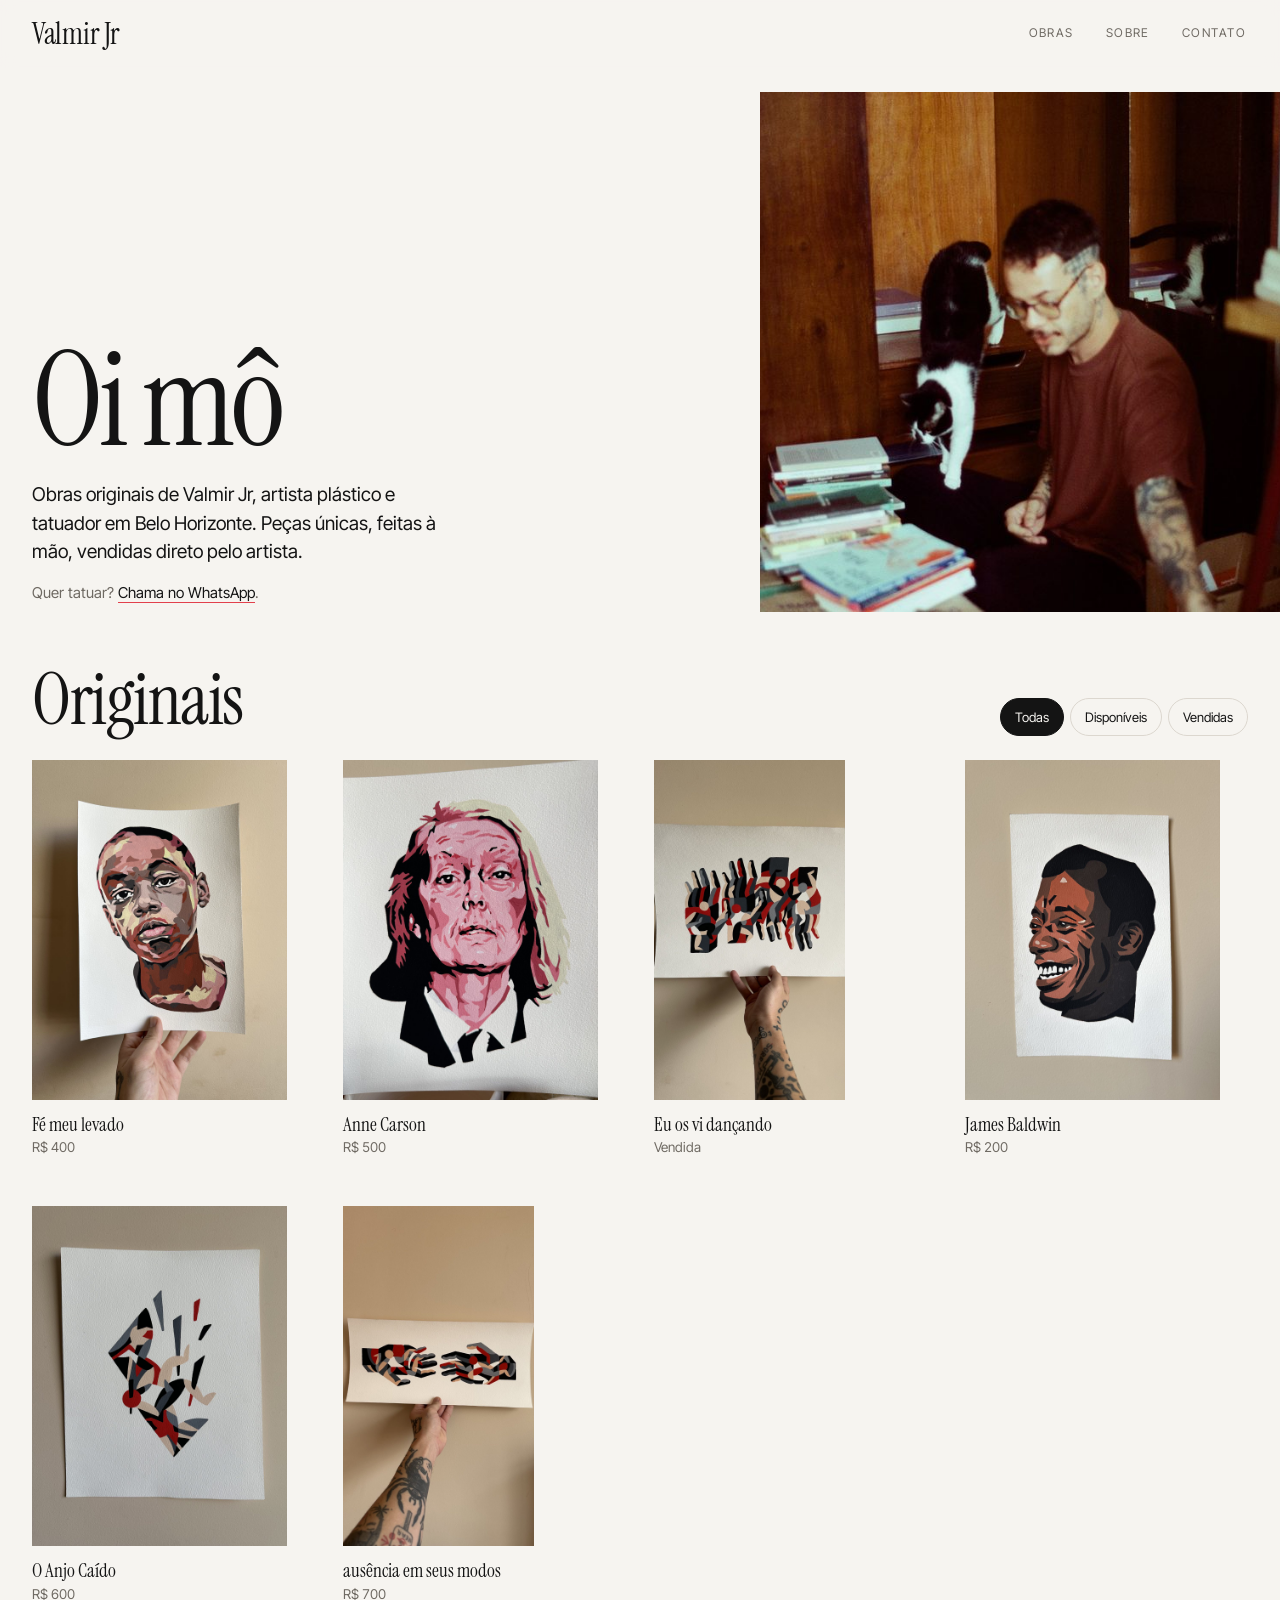
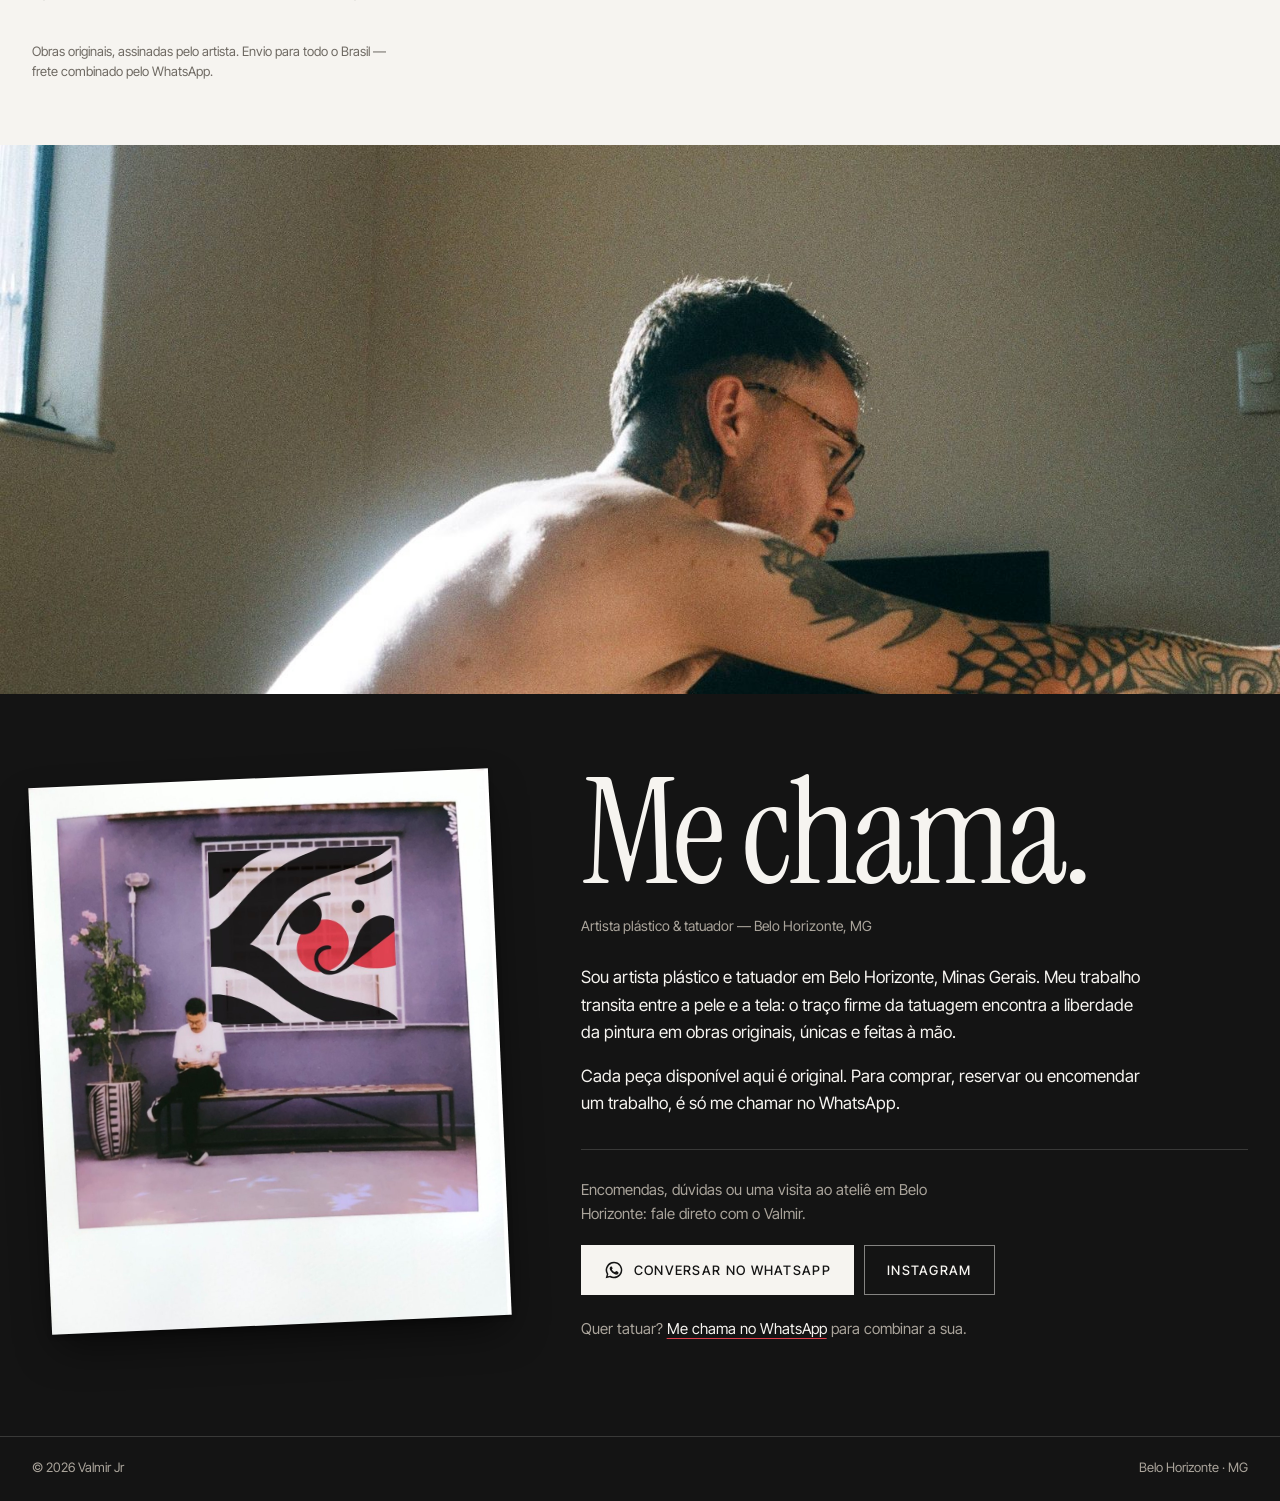
<file: index.html>
<!doctype html>
<html lang="pt-BR">
<head>
  <meta charset="utf-8">
  <meta name="viewport" content="width=device-width, initial-scale=1, viewport-fit=cover">
  <title>Valmir Jr — Obras originais</title>
  <meta name="description" content="Obras originais do artista plástico e tatuador Valmir Jr, de Belo Horizonte. Compre direto com o artista pelo WhatsApp.">
  <meta name="theme-color" content="#f6f4f0">
  <meta property="og:title" content="Valmir Jr — Obras originais">
  <meta property="og:description" content="Obras originais à venda. Compre direto com o artista pelo WhatsApp.">
  <meta property="og:type" content="website">
  <meta property="og:url" content="https://borocoshop.com/">
  <meta property="og:image" content="https://borocoshop.com/images/site/abertura.jpg">
  <meta property="og:image:alt" content="Valmir Jr no ateliê, entre livros, com um gato preto e branco">
  <meta property="og:locale" content="pt_BR">
  <meta name="twitter:card" content="summary_large_image">
  <link rel="icon" href="/images/site/favicon-32.png" type="image/png" sizes="32x32">
  <link rel="apple-touch-icon" href="/images/site/apple-touch-icon.png">
  <link rel="preconnect" href="https://fonts.googleapis.com">
  <link rel="preconnect" href="https://fonts.gstatic.com" crossorigin>
  <link href="https://fonts.googleapis.com/css2?family=Instrument+Serif:ital@0;1&family=Inter+Tight:wght@400;500;600&display=swap" rel="stylesheet">
  <link rel="stylesheet" href="/styles.css">
</head>
<body>
  <header class="topo">
    <a href="#" class="marca" data-nome>Valmir Jr</a>
    <nav class="nav" aria-label="Principal">
      <a href="#obras">Obras</a>
      <a href="#sobre">Sobre</a>
      <a href="#contato">Contato</a>
    </nav>
  </header>

  <main>
    <section class="abertura" aria-labelledby="abertura-titulo">
      <img class="abertura-arte" src="/images/site/abertura.jpg" srcset="/images/site/abertura-900.jpg 900w, /images/site/abertura.jpg 1600w" sizes="(min-width: 960px) 42vw, 100vw" width="1600" height="1061" alt="Valmir Jr no ateliê, entre pilhas de livros, com um gato preto e branco descendo da estante" fetchpriority="high">
      <div class="abertura-texto">
        <h1 class="abertura-titulo" id="abertura-titulo">Oi mô</h1>
        <p class="abertura-lede">Obras originais de <span data-nome>Valmir Jr</span>, artista plástico e tatuador em Belo Horizonte. Peças únicas, feitas à mão, vendidas direto pelo artista.</p>
        <p class="tatuar" data-tatuar hidden>Quer tatuar? <a data-wpp-tatuagem target="_blank" rel="noopener">Chama no WhatsApp</a>.</p>
      </div>
    </section>

    <section id="obras" class="obras" aria-labelledby="obras-titulo">
      <div class="obras-cab">
        <h2 class="titulo" id="obras-titulo">Originais</h2>
        <div class="filtros" role="group" aria-label="Filtrar obras">
          <button type="button" class="filtro ativo" data-filtro="todas" aria-pressed="true">Todas</button>
          <button type="button" class="filtro" data-filtro="disponivel" aria-pressed="false">Disponíveis</button>
          <button type="button" class="filtro" data-filtro="vendida" aria-pressed="false">Vendidas</button>
        </div>
      </div>
      <p class="sr-only" id="contagem" role="status"></p>
      <ul class="grade" id="grade" aria-busy="true">
        <li class="card esqueleto" aria-hidden="true"><div class="card-img"></div></li>
        <li class="card esqueleto" aria-hidden="true"><div class="card-img"></div></li>
        <li class="card esqueleto" aria-hidden="true"><div class="card-img"></div></li>
        <li class="card esqueleto" aria-hidden="true"><div class="card-img"></div></li>
      </ul>
      <div class="vazio" id="vazio" hidden>
        <p id="vazio-texto"></p>
        <button type="button" class="botao botao-linha" id="tentar" hidden>Tentar de novo</button>
      </div>
      <noscript><p class="aviso">Para ver as obras, ative o JavaScript do navegador ou chame o Valmir no Instagram: @valmirjrrr.</p><style>.grade, .filtros { display: none; }</style></noscript>
      <p class="aviso" data-aviso></p>
    </section>

    <section id="sobre" class="fecho" aria-labelledby="fecho-titulo">
      <img class="fecho-arte" src="/images/site/fecho.jpg" srcset="/images/site/fecho-900.jpg 900w, /images/site/fecho.jpg 1600w" sizes="100vw" width="1600" height="1061" alt="" loading="lazy">
      <div class="fecho-grade">
        <figure class="fecho-foto" hidden><img data-foto alt="Valmir Jr sentado num banco diante de um mural seu, em polaroid" loading="lazy" width="1100" height="1308"></figure>
        <div class="fecho-texto">
          <h2 class="fecho-titulo" id="fecho-titulo">Me chama.</h2>
          <p class="fecho-sub" data-subtitulo></p>
          <div class="bio" data-bio></div>
          <div class="contato" id="contato">
            <p>Encomendas, dúvidas ou uma visita ao ateliê em Belo Horizonte: fale direto com o Valmir.</p>
            <div class="contato-links">
              <a class="botao botao-wpp" data-wpp-geral target="_blank" rel="noopener" hidden>
                <svg aria-hidden="true" viewBox="0 0 24 24"><path fill="currentColor" d="M12 2a10 10 0 0 0-8.6 15.1L2 22l5-1.3A10 10 0 1 0 12 2Zm0 18.2a8.2 8.2 0 0 1-4.2-1.2l-.3-.2-3 .8.8-2.9-.2-.3A8.2 8.2 0 1 1 12 20.2Zm4.5-6.1c-.2-.1-1.5-.7-1.7-.8-.2-.1-.4-.1-.6.1l-.8 1c-.1.2-.3.2-.5.1a6.7 6.7 0 0 1-3.3-2.9c-.3-.4.2-.4.7-1.3.1-.2 0-.3 0-.4l-.8-1.8c-.2-.5-.4-.4-.6-.4h-.5a1 1 0 0 0-.7.3 3 3 0 0 0-.9 2.2 5.2 5.2 0 0 0 1.1 2.7 11.8 11.8 0 0 0 4.5 4c1.7.7 2.3.8 3.2.6.5-.1 1.5-.6 1.7-1.2.2-.6.2-1.1.2-1.2l-.5-.3Z"/></svg>
                Conversar no WhatsApp
              </a>
              <a class="botao botao-linha" data-insta target="_blank" rel="noopener" hidden>Instagram</a>
            </div>
            <p class="tatuar" data-tatuar hidden>Quer tatuar? <a data-wpp-tatuagem target="_blank" rel="noopener">Me chama no WhatsApp</a> para combinar a sua.</p>
          </div>
        </div>
      </div>
      <footer class="rodape">
        <span>© <span data-ano></span> <span data-nome>Valmir Jr</span></span>
        <span>Belo Horizonte · MG</span>
      </footer>
    </section>
  </main>

  <!-- Detalhe da obra -->
  <dialog class="detalhe" id="detalhe" aria-labelledby="detalhe-titulo">
    <button class="fechar" data-fechar aria-label="Fechar">
      <svg viewBox="0 0 24 24" aria-hidden="true"><path d="M5 5l14 14M19 5L5 19" stroke="currentColor" stroke-width="1.6"/></svg>
    </button>
    <div class="detalhe-corpo">
      <div class="galeria-quadro">
        <div class="galeria" id="galeria" tabindex="-1"></div>
        <button type="button" class="seta seta-ant" data-seta="-1" aria-label="Imagem anterior" hidden>
          <svg viewBox="0 0 24 24" aria-hidden="true"><path d="M15 5l-7 7 7 7" fill="none" stroke="currentColor" stroke-width="1.6"/></svg>
        </button>
        <button type="button" class="seta seta-prox" data-seta="1" aria-label="Próxima imagem" hidden>
          <svg viewBox="0 0 24 24" aria-hidden="true"><path d="M9 5l7 7-7 7" fill="none" stroke="currentColor" stroke-width="1.6"/></svg>
        </button>
      </div>
      <div class="pontos" id="pontos"></div>
      <div class="detalhe-info">
        <h2 id="detalhe-titulo" class="detalhe-titulo"></h2>
        <dl class="ficha" id="ficha"></dl>
        <p class="detalhe-desc" id="detalhe-desc"></p>
        <p class="detalhe-situacao" id="detalhe-situacao" hidden></p>
        <ul class="como-comprar" id="como-comprar" aria-label="Como funciona a compra"></ul>
        <div class="compra">
          <p class="compra-preco"><span id="detalhe-preco"></span><span class="compra-status" id="compra-status"></span></p>
          <a class="botao botao-wpp" id="comprar" target="_blank" rel="noopener"></a>
        </div>
      </div>
    </div>
  </dialog>

  <script src="/app.js" defer></script>
</body>
</html>
</file>
<file: styles.css>
:root {
  --fundo: #f6f4f0;
  --papel: #ffffff;
  --tinta: #141414;
  --suave: #6f6a63;
  --linha: #dcd7cf;
  --wpp: #1f7a4d;
  --vermelho: #e2404c;    /* o vermelho do mural; só aparece dentro do traço dele */
  --suave-escuro: #aaa49b; /* texto secundário sobre a tinta (≈7:1) */
  --ease-saida: cubic-bezier(.16, 1, .3, 1);
  --serif: "Instrument Serif", Georgia, "Times New Roman", serif;
  --sans: "Inter Tight", system-ui, -apple-system, "Segoe UI", sans-serif;
  --gutter: 16px;
  --topo: 56px;
}

*, *::before, *::after { box-sizing: border-box; }
html { scroll-behavior: smooth; scroll-padding-top: var(--topo); -webkit-text-size-adjust: 100%; }
body {
  margin: 0;
  background: var(--fundo);
  color: var(--tinta);
  font: 400 15px/1.55 var(--sans);
  -webkit-font-smoothing: antialiased;
  padding-left: env(safe-area-inset-left);
  padding-right: env(safe-area-inset-right);
}
[hidden] { display: none !important; }
img { display: block; max-width: 100%; height: auto; }
a { color: inherit; }
button { font: inherit; color: inherit; }
.sr-only {
  position: absolute; width: 1px; height: 1px; padding: 0; margin: -1px;
  overflow: hidden; clip: rect(0 0 0 0); white-space: nowrap; border: 0;
}
a, button { -webkit-tap-highlight-color: transparent; touch-action: manipulation; }
body.travado { overflow: hidden; }
::selection { background: var(--vermelho); color: #fff; }
:focus-visible { outline: 2px solid var(--tinta); outline-offset: 3px; }
.fecho :focus-visible { outline-color: var(--fundo); }
.vazio a:focus-visible, .tatuar a:focus-visible { outline-offset: 2px; }

/* Topo */
.topo {
  position: sticky; top: 0; z-index: 10;
  height: calc(var(--topo) + env(safe-area-inset-top));
  display: flex; align-items: center; justify-content: space-between; gap: 12px;
  padding: 0 var(--gutter);
  padding-top: env(safe-area-inset-top);
  background: color-mix(in srgb, var(--fundo) 92%, transparent);
  backdrop-filter: blur(8px);
  border-bottom: 1px solid transparent;
  transition: border-color .2s;
}
.topo.rolou { border-bottom-color: var(--linha); }
.marca { font: 400 26px/1 var(--serif); text-decoration: none; letter-spacing: -.01em; }
.nav { display: flex; gap: 18px; }
.nav a {
  font-size: 12px; text-transform: uppercase; letter-spacing: .12em;
  text-decoration: none; color: var(--suave);
  display: inline-flex; align-items: center; min-height: 44px; padding: 0 2px;
}
.nav a:hover, .nav a:focus-visible { color: var(--tinta); }

.titulo { font: 400 clamp(40px, 11vw, 72px)/1 var(--serif); margin: 0; letter-spacing: -.02em; }

/* Obras */
.obras { padding: 28px var(--gutter) 40px; }
.obras-cab { display: flex; flex-direction: column; gap: 18px; margin-bottom: 24px; }
.filtros { display: flex; gap: 6px; overflow-x: auto; scrollbar-width: none; }
.filtros::-webkit-scrollbar { display: none; }
.filtro {
  border: 1px solid var(--linha); background: transparent; border-radius: 999px;
  padding: 8px 14px; font-size: 13px; cursor: pointer; white-space: nowrap; min-height: 36px;
}
@media (pointer: coarse) { .filtro { min-height: 44px; padding-inline: 16px; } }
.filtro.ativo { background: var(--tinta); border-color: var(--tinta); color: var(--fundo); }

.grade {
  list-style: none; margin: 0; padding: 0;
  display: grid; grid-template-columns: repeat(2, minmax(0, 1fr)); gap: 28px 12px;
}
.card { cursor: pointer; }
/* Cards entram juntos (legenda e imagem). Escalonamento de 40 ms só na primeira carga (--i vem do JS). */
.card:not(.esqueleto) {
  transition: opacity 220ms var(--ease-saida);
  transition-delay: calc(min(var(--i, 0), 6) * 40ms);
}
@starting-style { .card:not(.esqueleto) { opacity: 0; } }
.card button { all: unset; display: block; width: 100%; cursor: pointer; }
.card button:focus-visible { outline: 2px solid var(--tinta); outline-offset: 4px; }
/* Cada obra aparece inteira, na proporção real, apoiada numa linha comum
   (como quadros pendurados na mesma altura), com a legenda alinhada logo abaixo. */
.card-img {
  aspect-ratio: 5 / 6;
  display: flex; align-items: flex-end; justify-content: flex-start;
}
.card-img img {
  width: auto; height: auto; max-width: 100%; max-height: 100%;
  opacity: 0; transition: opacity 300ms var(--ease-saida);
}
.card-img img.carregou { opacity: 1; }
.card-nome { margin: 14px 0 2px; font: 400 19px/1.15 var(--serif); }
.card-meta { margin: 0; font-size: 13.5px; color: var(--suave); font-variant-numeric: tabular-nums; }
@media (hover: hover) {
  .card-nome { text-decoration: underline transparent 1px; text-underline-offset: 4px; transition: text-decoration-color .2s; }
  .card:hover .card-nome { text-decoration-color: currentColor; }
}

.vazio { color: var(--suave); max-width: 46ch; }
.vazio p { margin: 0; }
.vazio .botao { margin-top: 20px; }
.botao:disabled { opacity: .55; cursor: progress; }
.card.esqueleto .card-img { position: relative; background: #e9e5de; }
.card.esqueleto .card-img::after {
  content: ""; position: absolute; inset: 0;
  background: #f0ece6; opacity: 0;
  animation: pulsa 1.4s ease-in-out infinite alternate;
}
@keyframes pulsa { to { opacity: 1; } }
.card.sem-foto .card-img { background: #e9e5de; }
.card.sem-foto .card-img img { visibility: hidden; }
.card-nome, .detalhe-titulo { overflow-wrap: anywhere; }
.vazio a { color: var(--tinta); text-underline-offset: 3px; }
.aviso { margin: 36px 0 0; font-size: 13px; color: var(--suave); max-width: 46ch; }

/* Abertura: foto do Valmir no ateliê */
.abertura {
  display: grid;
  padding: 0 0 8px;
}
.abertura-arte {
  display: block; width: 100%; aspect-ratio: 3 / 2; height: auto; object-fit: cover; object-position: 55% 40%;
  animation: pincelada 1.3s var(--ease-saida) .1s both;
}
@keyframes pincelada { from { clip-path: inset(0 100% 0 0); } to { clip-path: inset(0 0 0 0); } }
.abertura-texto { padding: 28px var(--gutter) 0; }
.abertura-titulo {
  margin: 0; font: 400 clamp(54px, 15.5vw, 132px)/.92 var(--serif); letter-spacing: -.03em;
  text-wrap: balance;
}
.abertura-lede { margin: 20px 0 0; font-size: 17px; line-height: 1.5; max-width: 38ch; }
.tatuar { margin: 14px 0 0; font-size: 15px; color: var(--suave); }
.tatuar a {
  color: var(--tinta); text-decoration-thickness: 1px; text-underline-offset: 4px;
  text-decoration-color: var(--vermelho);
}

/* Fecho: foto do Valmir abrindo a parte escura */
.fecho {
  background: var(--tinta); color: var(--fundo);
  padding-bottom: env(safe-area-inset-bottom);
  margin-top: 24px;
  overflow: hidden;
}
.fecho-arte { display: block; width: 100%; aspect-ratio: 3 / 2; height: auto; object-fit: cover; object-position: 55% 50%; }
.fecho-grade { display: grid; gap: 40px; padding: 40px var(--gutter) 64px; }
.fecho-foto { margin: 0; justify-self: center; width: min(78%, 420px); rotate: -2.5deg; }
.fecho-foto img { width: 100%; height: auto; box-shadow: 0 2px 4px rgba(0,0,0,.35), 0 18px 40px -8px rgba(0,0,0,.6); }
.fecho-titulo { margin: 0; font: 400 clamp(60px, 17vw, 148px)/.9 var(--serif); letter-spacing: -.03em; }
.fecho-sub { margin: 16px 0 28px; font-size: 14px; color: var(--suave-escuro); }
.bio p { margin: 0 0 1em; font-size: 17px; line-height: 1.6; max-width: 56ch; }
.contato { margin-top: 32px; padding-top: 28px; border-top: 1px solid rgba(246, 244, 240, .16); }
.contato > p:first-child { color: var(--suave-escuro); margin: 0 0 20px; max-width: 46ch; }
.contato-links { display: flex; flex-direction: column; gap: 10px; }
.fecho .botao-wpp { background: var(--fundo); color: var(--tinta); border-color: var(--fundo); }
.fecho .botao-linha { border-color: rgba(246, 244, 240, .5); color: var(--fundo); }
@media (hover: hover) {
  .fecho .botao-wpp:hover { background: #fff; border-color: #fff; }
  .fecho .botao-linha:hover { background: var(--fundo); color: var(--tinta); border-color: var(--fundo); }
}
.fecho .tatuar { margin-top: 22px; color: var(--suave-escuro); }
.fecho .tatuar a { color: var(--fundo); }

.botao {
  display: inline-flex; align-items: center; justify-content: center; gap: 10px;
  min-height: 50px; padding: 0 22px;
  font-size: 13px; font-weight: 500; text-transform: uppercase; letter-spacing: .1em;
  text-decoration: none; border-radius: 0; cursor: pointer;
}
.botao svg { width: 20px; height: 20px; flex: none; }
.botao-wpp { background: var(--tinta); color: var(--fundo); border: 1px solid var(--tinta); }
.botao-linha { border: 1px solid var(--tinta); }
@media (hover: hover) {
  .botao-wpp:hover { background: var(--wpp); border-color: var(--wpp); }
  .botao-linha:hover { background: var(--tinta); color: var(--fundo); }
}
.botao { transition: background-color .2s, border-color .2s, color .2s, transform 150ms var(--ease-saida); }
.botao:active { transform: scale(.98); }
.botao:focus-visible { outline: 2px solid var(--tinta); outline-offset: 3px; }

.rodape {
  display: flex; justify-content: space-between; flex-wrap: wrap; gap: 8px;
  padding: 20px var(--gutter) 24px;
  border-top: 1px solid rgba(246, 244, 240, .16);
  font-size: 13px; color: var(--suave-escuro);
}

/* Detalhe (tela cheia no celular) */
.detalhe {
  border: 0; padding: 0; margin: 0;
  width: 100%; max-width: 100%; height: 100%; height: 100dvh; max-height: 100%; max-height: 100dvh;
  background: var(--fundo); color: var(--tinta);
}
/* Abre subindo (280 ms) e sai pelo mesmo caminho, um pouco mais rápido (200 ms). */
.detalhe {
  opacity: 0; translate: 0 16px;
  transition: opacity 200ms var(--ease-saida), translate 200ms var(--ease-saida),
    overlay 200ms allow-discrete, display 200ms allow-discrete;
}
.detalhe[open] { opacity: 1; translate: none; transition-duration: 280ms; }
@starting-style { .detalhe[open] { opacity: 0; translate: 0 24px; } }
.detalhe::backdrop {
  background: rgba(20, 20, 20, .55);
  opacity: 0;
  transition: opacity 200ms var(--ease-saida), overlay 200ms allow-discrete, display 200ms allow-discrete;
}
.detalhe[open]::backdrop { opacity: 1; transition-duration: 280ms; }
@starting-style { .detalhe[open]::backdrop { opacity: 0; } }
.fechar {
  position: fixed; z-index: 2; right: 10px; top: calc(10px + env(safe-area-inset-top));
  width: 44px; height: 44px; display: grid; place-items: center;
  border: 0; border-radius: 50%; background: var(--papel); cursor: pointer;
  box-shadow: 0 1px 6px rgba(0,0,0,.12);
}
.fechar svg { width: 20px; height: 20px; }
.detalhe-corpo { height: 100%; overflow-y: auto; -webkit-overflow-scrolling: touch; }
.galeria {
  display: flex; overflow-x: auto; scroll-snap-type: x mandatory; scrollbar-width: none;
  background: #e9e5de;
}
.galeria::-webkit-scrollbar { display: none; }
.galeria img {
  flex: 0 0 100%; width: 100%; scroll-snap-align: center;
  max-height: 64vh; max-height: 64svh; object-fit: contain; background: #e9e5de;
  opacity: 0; transition: opacity 300ms var(--ease-saida);
}
.galeria img.carregou { opacity: 1; }
.pontos { display: flex; justify-content: center; gap: 6px; padding: 12px 0 0; min-height: 18px; }
.pontos button {
  all: unset; position: relative; width: 6px; height: 6px; border-radius: 50%;
  background: var(--linha); cursor: pointer;
}
.pontos button::after { content: ""; position: absolute; inset: -10px -6px; } /* área de toque maior */
.pontos button.ativo { background: var(--tinta); }
.pontos button:focus-visible { outline: 2px solid var(--tinta); outline-offset: 3px; }
.galeria-quadro { position: relative; }
.seta {
  position: absolute; top: 50%; translate: 0 -50%;
  width: 44px; height: 44px; display: none; place-items: center;
  border: 0; border-radius: 50%; background: var(--papel); color: var(--tinta); cursor: pointer;
  box-shadow: 0 1px 6px rgba(0,0,0,.12);
  transition: opacity .2s;
}
.seta svg { width: 20px; height: 20px; }
.seta-ant { left: 12px; }
.seta-prox { right: 12px; }
.seta:disabled { opacity: 0; pointer-events: none; }
.seta:focus-visible { outline: 2px solid var(--tinta); outline-offset: 2px; }
@media (hover: hover) and (pointer: fine) { .seta:not([hidden]) { display: grid; } }
.detalhe-info { padding: 12px var(--gutter) 0; }
.detalhe-titulo { font: 400 36px/1.05 var(--serif); margin: 0 0 6px; letter-spacing: -.01em; }
.detalhe-titulo + .ficha { margin-top: 18px; }
.ficha { display: grid; grid-template-columns: auto 1fr; gap: 6px 16px; margin: 0 0 20px; font-size: 14px; }
.ficha dt { color: var(--suave); }
.ficha dd { margin: 0; }
.detalhe-desc { margin: 0 0 24px; white-space: pre-line; }
.detalhe-desc:empty { display: none; }
.detalhe-situacao { margin: 0 0 20px; max-width: 46ch; }
.como-comprar {
  list-style: none; margin: 0 0 24px; padding: 16px 0 0;
  border-top: 1px solid var(--linha);
  display: grid; gap: 8px; font-size: 14px; color: var(--suave); max-width: 46ch;
}
.como-comprar li { position: relative; padding-left: 18px; }
.como-comprar li::before {
  content: ""; position: absolute; left: 0; top: .72em;
  width: 8px; height: 1px; background: var(--tinta);
}

/* Barra de compra: presa ao pé da tela enquanto a obra rola */
.compra {
  position: sticky; bottom: 0; z-index: 1;
  display: flex; flex-wrap: wrap; align-items: center; justify-content: space-between; gap: 10px 16px;
  margin: 0 calc(-1 * var(--gutter));
  padding: 12px var(--gutter) calc(12px + env(safe-area-inset-bottom));
  background: var(--fundo);
  border-top: 1px solid var(--linha);
}
.compra-preco { margin: 0; display: flex; flex-direction: column; line-height: 1.2; }
#detalhe-preco { font-size: 19px; font-weight: 500; font-variant-numeric: tabular-nums; white-space: nowrap; }
.compra-status { font-size: 12px; color: var(--suave); }
.compra-status:empty { display: none; }
.compra .botao { flex: 1 0 auto; letter-spacing: .06em; padding: 0 18px; }

/* Telas maiores */
@media (min-width: 700px) {
  :root { --gutter: 32px; --topo: 68px; }
  .marca { font-size: 30px; }
  .nav { gap: 28px; }
  .obras-cab { flex-direction: row; align-items: flex-end; justify-content: space-between; }
  .grade { grid-template-columns: repeat(3, minmax(0, 1fr)); gap: 48px 28px; }
  .contato-links { flex-direction: row; flex-wrap: wrap; }
  .detalhe { width: min(1100px, 92vw); height: auto; max-height: 90vh; margin: auto; }
  .fechar { position: absolute; }
  .detalhe-corpo { display: grid; grid-template-columns: 3fr 2fr; grid-template-rows: 1fr auto; max-height: 90vh; overflow: hidden; }
  .galeria-quadro { grid-row: 1; grid-column: 1; min-width: 0; }
  .galeria { max-height: calc(90vh - 30px); }
  .galeria img { max-height: calc(90vh - 30px); }
  .pontos { grid-row: 2; grid-column: 1; padding-bottom: 12px; }
  .detalhe-info { grid-row: 1 / 3; grid-column: 2; overflow-y: auto; padding: 56px 32px 0; display: flex; flex-direction: column; }
  .compra {
    margin: auto -32px 0; padding: 20px 32px 32px;
    flex-direction: column; align-items: stretch;
  }
  .compra-preco { flex-direction: row; align-items: baseline; justify-content: space-between; }
  .compra .botao { flex: none; }
}
/* Celular deitado: a obra ocupa a tela toda, sem moldura de janela */
@media (min-width: 700px) and (max-height: 520px) {
  .detalhe { width: 100%; height: 100dvh; max-height: 100dvh; margin: 0; }
  .fechar { position: fixed; right: calc(10px + env(safe-area-inset-right)); }
  .detalhe-corpo { max-height: 100dvh; height: 100%; }
  .galeria, .galeria img { max-height: calc(100dvh - 30px); }
  .detalhe-info { padding-top: 64px; padding-right: calc(32px + env(safe-area-inset-right)); }
  .detalhe-titulo { font-size: 30px; }
  .compra { padding-top: 12px; padding-bottom: calc(12px + env(safe-area-inset-bottom)); }
}
@media (min-width: 960px) {
  .abertura {
    grid-template-columns: minmax(0, 7fr) minmax(0, 5fr); align-items: end;
    padding: 24px 0 24px var(--gutter);
  }
  .abertura-arte { grid-column: 2; grid-row: 1; aspect-ratio: 1; max-height: calc(100vh - var(--topo) - 220px); }
  .abertura-texto { grid-column: 1; grid-row: 1; padding: 0 48px 8px 0; }
  .abertura-lede { font-size: 19px; }
  .fecho-arte { aspect-ratio: 21 / 9; object-position: 55% 55%; }
  .fecho-grade {
    grid-template-columns: minmax(0, 5fr) minmax(0, 7fr); gap: 72px; align-items: start;
    padding: 72px var(--gutter) 96px;
  }
  .fecho-foto { width: 100%; max-width: 460px; margin-top: 12px; }
}
@media (min-width: 1100px) {
  .grade { grid-template-columns: repeat(4, minmax(0, 1fr)); }
}

@media (prefers-reduced-motion: reduce) {
  html { scroll-behavior: auto; }
  /* Sem movimento, mas os fades curtos ficam: imagens surgindo de repente incomodam mais. */
  *, *::before, *::after { animation: none !important; }
  .botao:active { transform: none; }
  .detalhe, .detalhe[open] { translate: none !important; transition-duration: 150ms !important; }
  .card:not(.esqueleto), .card-img img, .galeria img { transition-duration: 150ms !important; transition-delay: 0s !important; }
}
</file>
